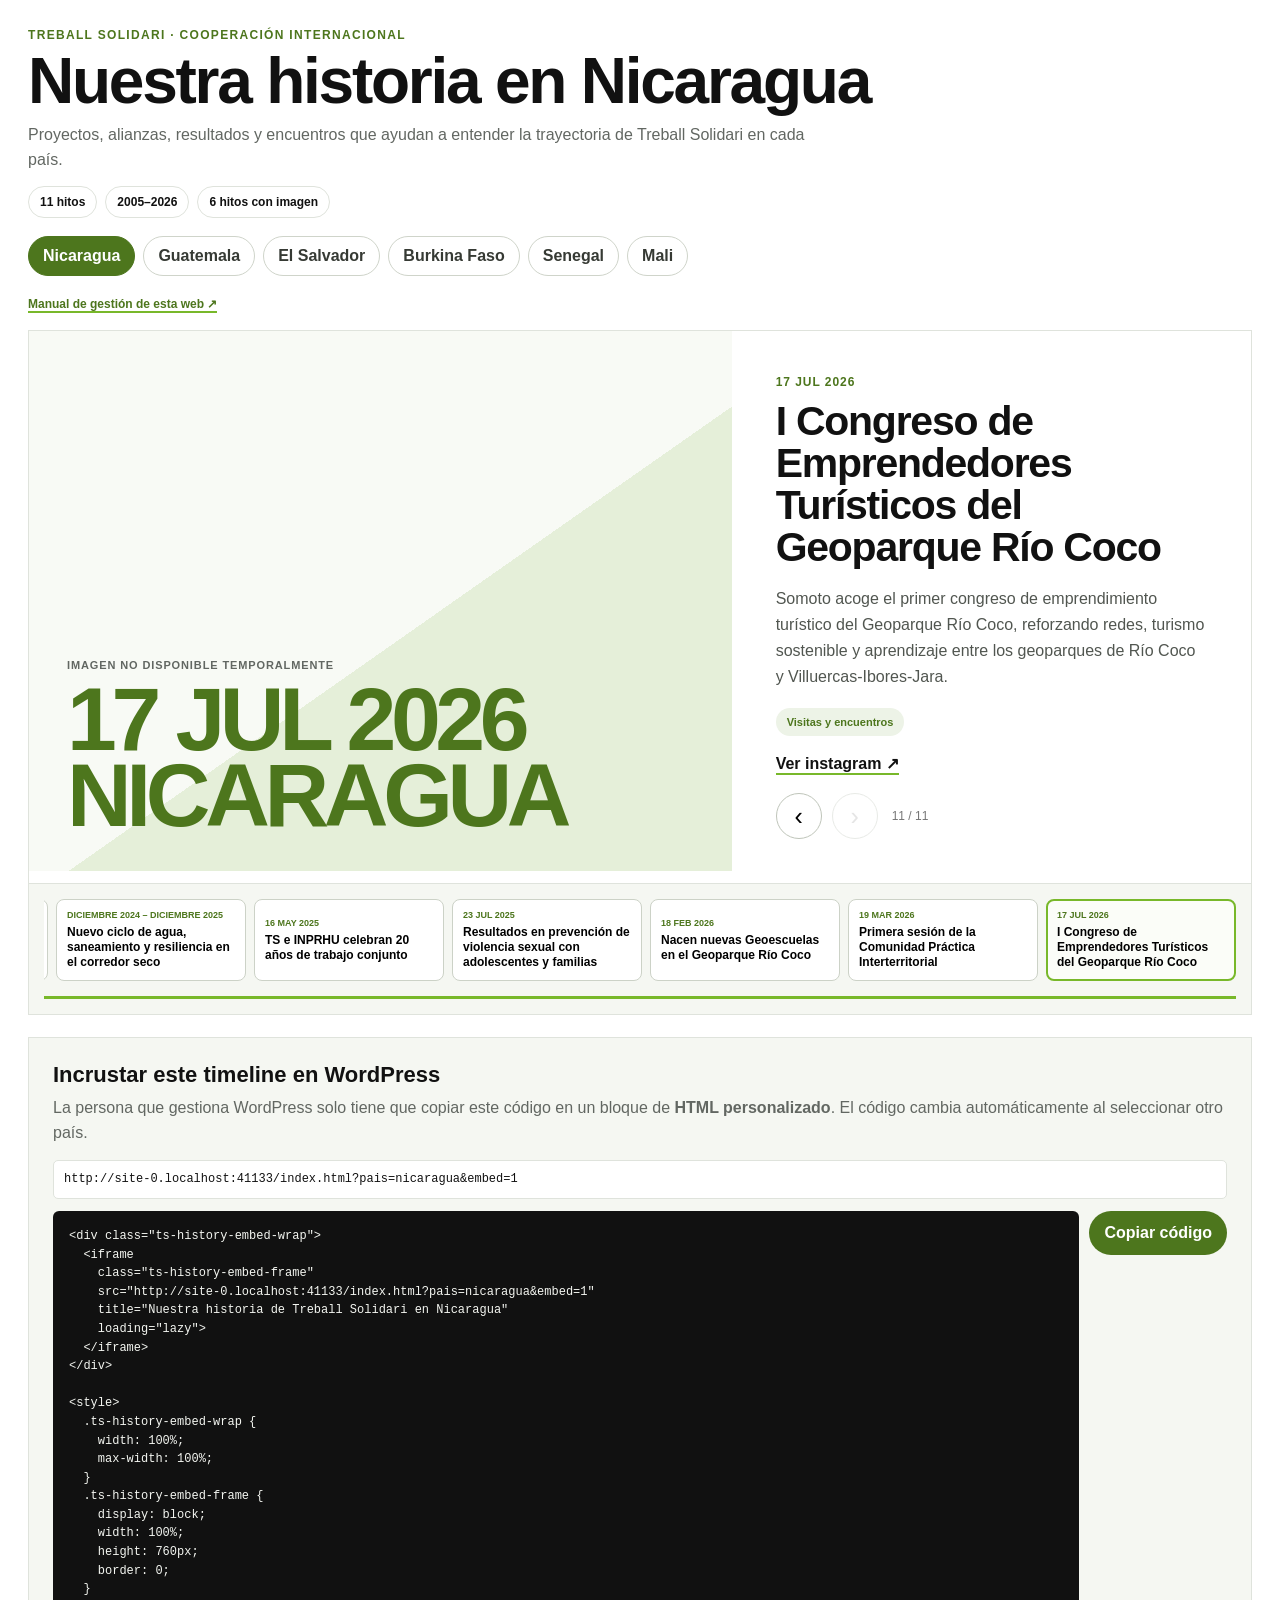
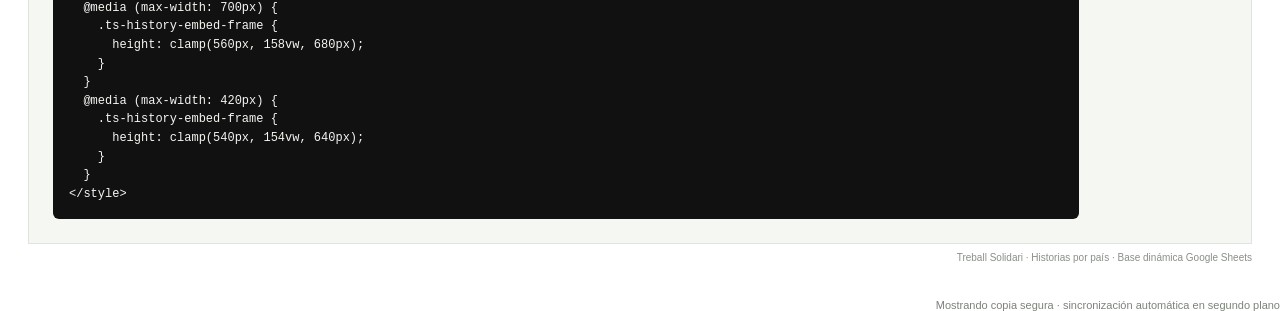
<file: index.html>
<!DOCTYPE html>

<html lang="es">
<head>
<meta charset="utf-8"/>
<meta content="width=device-width,initial-scale=1" name="viewport"/>
<meta content="light" name="color-scheme"/>
<title>Treball Solidari · Historias por país</title>
<link rel="stylesheet" href="./assets/style.css">
<link rel="stylesheet" href="./assets/mobile-first.css?v=20260915-1">
</head>
<body>
<main class="app">
<header class="header"><div class="ey">Treball Solidari · Cooperación internacional</div><h1 id="pageTitle">Nuestra historia</h1><p class="intro">Proyectos, alianzas, resultados y encuentros que ayudan a entender la trayectoria de Treball Solidari en cada país.</p><div class="stats"><span class="stat" id="statEvents">—</span><span class="stat" id="statYears">—</span><span class="stat" id="statPhotos">—</span></div><nav aria-label="País" class="countries" id="countries"></nav><p class="manualEntry"><a href="./manual.html">Manual de gestión de esta web ↗</a></p></header>
<section class="timeline" id="timeline"><div class="loading" id="loading"><strong>Cargando historia…</strong>Conectando con la base de hitos de Treball Solidari.</div><div class="stage" hidden="" id="stage"><div class="media" id="media"></div><article class="story"><div class="date" id="date"></div><h2 id="title"></h2><p id="text"></p><span class="tag" id="tag"></span><a class="source" id="source" rel="noopener noreferrer" target="_blank">Ver fuente ↗</a><div class="nav"><button aria-label="Hito anterior" id="prev" type="button">‹</button><button aria-label="Hito siguiente" id="next" type="button">›</button><span class="count" id="count"></span></div></article></div><div class="rail" hidden="" id="rail"><div class="strip" id="strip"></div><div class="progress"><i id="bar"></i></div></div></section>
<section class="embedHelp"><h3>Incrustar este timeline en WordPress</h3><p>La persona que gestiona WordPress solo tiene que copiar este código en un bloque de <strong>HTML personalizado</strong>. El código cambia automáticamente al seleccionar otro país.</p><div class="embedUrl" id="embedUrl"></div><div class="embedCode"><pre id="embedCode"></pre><button class="copyBtn" id="copyEmbed" type="button">Copiar código</button></div></section>
<div class="status">Treball Solidari · Historias por país · Base dinámica Google Sheets</div>
</main>
<div id="syncState" class="syncState" aria-live="polite"></div>
<script src="./assets/data/nicaragua.js"></script>
<script src="./assets/data/guatemala.js"></script>
<script src="./assets/data/el-salvador.js"></script>
<script src="./assets/data/burkina-faso.js"></script>
<script src="./assets/data/senegal.js"></script>
<script src="./assets/data/mali.js"></script><script src="./assets/app.js"></script>
<script src="./assets/embed-helper.js?v=20260915-1"></script>
</body>
</html>
</file>
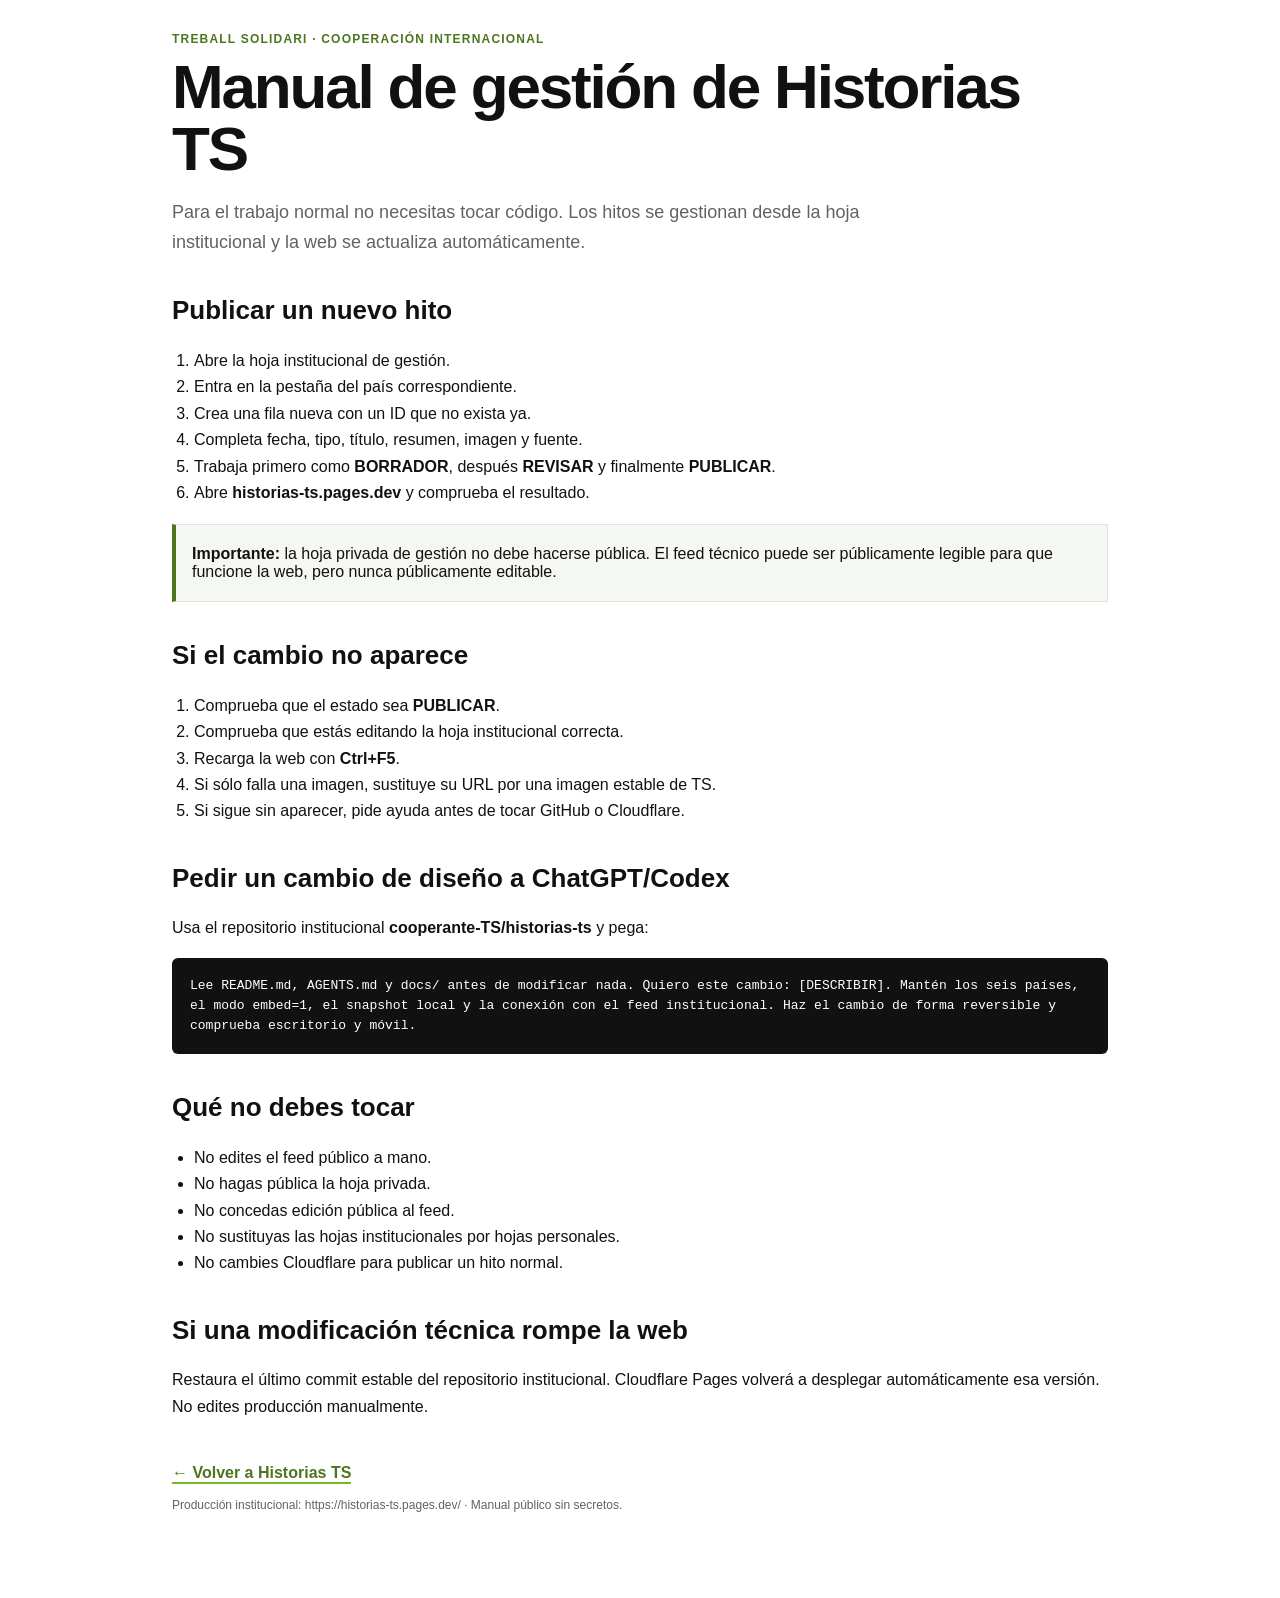
<file: manual.html>
<!doctype html>
<html lang="es">
<head>
<meta charset="utf-8">
<meta name="viewport" content="width=device-width,initial-scale=1">
<title>Treball Solidari · Manual de gestión de Historias</title>
<style>
:root{--green:#4d761d;--ink:#111;--muted:#5f655d;--line:#dfe3dc;--soft:#f5f7f2}
*{box-sizing:border-box}body{margin:0;font-family:Arial,Helvetica,sans-serif;color:var(--ink);background:#fff}.wrap{max-width:980px;margin:auto;padding:32px 22px 70px}.ey{font-size:12px;font-weight:800;letter-spacing:.1em;text-transform:uppercase;color:var(--green)}h1{font-size:clamp(34px,6vw,62px);line-height:1;margin:10px 0 16px;letter-spacing:-.035em}h2{margin-top:38px;font-size:26px}p,li{line-height:1.65}.lead{font-size:18px;color:var(--muted);max-width:780px}.box{border:1px solid var(--line);background:var(--soft);padding:20px;margin:18px 0}.steps{padding-left:22px}.prompt{white-space:pre-wrap;background:#111;color:#fff;padding:18px;border-radius:6px;font:13px/1.55 Consolas,monospace}.back{display:inline-block;margin-top:28px;color:var(--green);font-weight:800;text-decoration:none;border-bottom:2px solid #78b82a}.warn{border-left:4px solid var(--green);padding-left:16px}.small{font-size:12px;color:var(--muted)}
</style>
</head>
<body><main class="wrap">
<div class="ey">Treball Solidari · Cooperación internacional</div>
<h1>Manual de gestión de Historias TS</h1>
<p class="lead">Para el trabajo normal no necesitas tocar código. Los hitos se gestionan desde la hoja institucional y la web se actualiza automáticamente.</p>

<h2>Publicar un nuevo hito</h2>
<ol class="steps"><li>Abre la hoja institucional de gestión.</li><li>Entra en la pestaña del país correspondiente.</li><li>Crea una fila nueva con un ID que no exista ya.</li><li>Completa fecha, tipo, título, resumen, imagen y fuente.</li><li>Trabaja primero como <strong>BORRADOR</strong>, después <strong>REVISAR</strong> y finalmente <strong>PUBLICAR</strong>.</li><li>Abre <strong>historias-ts.pages.dev</strong> y comprueba el resultado.</li></ol>
<div class="box warn"><strong>Importante:</strong> la hoja privada de gestión no debe hacerse pública. El feed técnico puede ser públicamente legible para que funcione la web, pero nunca públicamente editable.</div>

<h2>Si el cambio no aparece</h2>
<ol class="steps"><li>Comprueba que el estado sea <strong>PUBLICAR</strong>.</li><li>Comprueba que estás editando la hoja institucional correcta.</li><li>Recarga la web con <strong>Ctrl+F5</strong>.</li><li>Si sólo falla una imagen, sustituye su URL por una imagen estable de TS.</li><li>Si sigue sin aparecer, pide ayuda antes de tocar GitHub o Cloudflare.</li></ol>

<h2>Pedir un cambio de diseño a ChatGPT/Codex</h2>
<p>Usa el repositorio institucional <strong>cooperante-TS/historias-ts</strong> y pega:</p>
<div class="prompt">Lee README.md, AGENTS.md y docs/ antes de modificar nada. Quiero este cambio: [DESCRIBIR]. Mantén los seis países, el modo embed=1, el snapshot local y la conexión con el feed institucional. Haz el cambio de forma reversible y comprueba escritorio y móvil.</div>

<h2>Qué no debes tocar</h2>
<ul class="steps"><li>No edites el feed público a mano.</li><li>No hagas pública la hoja privada.</li><li>No concedas edición pública al feed.</li><li>No sustituyas las hojas institucionales por hojas personales.</li><li>No cambies Cloudflare para publicar un hito normal.</li></ul>

<h2>Si una modificación técnica rompe la web</h2>
<p>Restaura el último commit estable del repositorio institucional. Cloudflare Pages volverá a desplegar automáticamente esa versión. No edites producción manualmente.</p>

<a class="back" href="./">← Volver a Historias TS</a>
<p class="small">Producción institucional: https://historias-ts.pages.dev/ · Manual público sin secretos.</p>
</main></body></html>
</file>
<file: assets/style.css>
:root{--green:#4d761d;--green2:#78b82a;--ink:#111;--muted:#626762;--line:#dfe3dc;--soft:#f5f7f2;--soft2:#edf3e7}
*{box-sizing:border-box}html,body{margin:0;padding:0}body{font-family:Arial,Helvetica,sans-serif;color:var(--ink);background:#fff}button,a{font:inherit}.app{max-width:1420px;margin:0 auto;padding:28px}.ey{font-size:12px;font-weight:800;letter-spacing:.11em;text-transform:uppercase;color:var(--green)}h1{font-size:clamp(36px,5vw,64px);line-height:.98;margin:8px 0 10px;letter-spacing:-.035em}.intro{color:var(--muted);max-width:800px;line-height:1.55;margin:0}.stats{display:flex;gap:8px;flex-wrap:wrap;margin-top:14px}.stat{border:1px solid var(--line);border-radius:999px;padding:8px 11px;font-size:12px;font-weight:700;background:#fff}.countries{display:flex;gap:8px;overflow-x:auto;padding:18px 0 4px;scrollbar-width:thin}.country{flex:0 0 auto;border:1px solid #cfd4ca;background:#fff;border-radius:999px;padding:10px 14px;cursor:pointer;font-weight:700;color:#363a34}.country.active{background:var(--green);border-color:var(--green);color:#fff}.timeline{margin-top:18px;border:1px solid var(--line);background:#fff}.stage{display:grid;grid-template-columns:minmax(0,1.15fr) minmax(340px,.85fr);min-height:540px}.media{position:relative;overflow:hidden;background:#e9eee4;height:540px;min-height:540px;max-height:540px}.media img{position:absolute;inset:0;width:100%;height:100%;object-fit:cover;object-position:center center;display:block}.media.contain img{object-fit:contain;background:#111}.mediaFallback{position:absolute;inset:0;display:flex;align-items:flex-end;padding:38px;background:linear-gradient(145deg,#f8faf5 0 55%,#e5efd9 55% 100%)}.mediaFallback strong{font-size:clamp(42px,7vw,94px);line-height:.85;color:var(--green);letter-spacing:-.06em;text-transform:uppercase}.caption{position:absolute;left:16px;bottom:14px;max-width:calc(100% - 32px);background:rgba(0,0,0,.72);color:#fff;padding:7px 10px;border-radius:3px;font-size:11px;line-height:1.35}.fitToggle{position:absolute;right:14px;top:14px;border:0;background:rgba(0,0,0,.7);color:#fff;border-radius:999px;padding:9px 11px;font-size:11px;font-weight:800;cursor:pointer}.story{padding:44px;display:flex;flex-direction:column;justify-content:center;min-width:0}.date{font-size:12px;font-weight:800;letter-spacing:.08em;color:var(--green);text-transform:uppercase}.story h2{font-size:clamp(30px,3.2vw,48px);line-height:1.02;margin:12px 0 18px;letter-spacing:-.03em}.story p{font-size:16px;line-height:1.62;color:#515650;margin:0;max-width:650px}.tag{display:inline-flex;width:max-content;max-width:100%;background:var(--soft2);color:var(--green);border-radius:999px;padding:8px 11px;font-size:11px;font-weight:800;margin-top:18px}.source{display:inline-block;color:#111;font-weight:700;text-decoration:none;border-bottom:2px solid var(--green2);width:max-content;max-width:100%;margin:18px 0}.nav{display:flex;gap:10px;align-items:center}.nav button{width:46px;height:46px;border-radius:50%;border:1px solid #bfc5ba;background:#fff;font-size:25px;cursor:pointer}.nav button:disabled{opacity:.35;cursor:not-allowed}.count{font-size:12px;color:#777;margin-left:4px}.rail{background:var(--soft);border-top:1px solid var(--line);padding:15px}.strip{display:flex;gap:8px;overflow-x:auto;scrollbar-width:thin;padding-bottom:3px}.event{flex:0 0 190px;border:1px solid #ccd2c7;background:#fff;border-radius:8px;padding:10px;text-align:left;cursor:pointer;min-height:74px}.event.active{border:2px solid var(--green2);background:#fbfdf8;padding:9px}.event b{display:block;font-size:9px;color:var(--green);text-transform:uppercase;margin-bottom:5px}.event span{display:block;font-size:12px;font-weight:700;line-height:1.25}.progress{height:3px;background:#d6dbd2;margin-top:12px}.progress i{display:block;height:100%;background:var(--green2);transition:width .2s}.loading{padding:48px;text-align:center;color:var(--muted)}.loading strong{display:block;color:var(--green);font-size:20px;margin-bottom:8px}.embedHelp{margin-top:22px;border:1px solid var(--line);background:var(--soft);padding:24px}.embedHelp h3{margin:0 0 8px;font-size:22px}.embedHelp p{margin:0 0 14px;color:var(--muted);line-height:1.55}.embedUrl{font:12px/1.45 Consolas,monospace;background:#fff;border:1px solid var(--line);padding:10px;border-radius:5px;word-break:break-all;margin-bottom:12px}.embedCode{display:grid;grid-template-columns:minmax(0,1fr) auto;gap:10px;align-items:start}.embedCode pre{margin:0;background:#111;color:#f4f6f1;padding:16px;border-radius:6px;overflow:auto;font:12px/1.55 Consolas,monospace;white-space:pre-wrap;word-break:break-word}.copyBtn{border:0;background:var(--green);color:#fff;border-radius:999px;padding:11px 15px;font-weight:800;cursor:pointer;min-height:44px}.status{font-size:10px;color:#8a8f87;text-align:right;padding:8px 0 0}body.embed .app{padding:0;max-width:none}body.embed .header,body.embed .embedHelp,body.embed .status{display:none}body.embed .timeline{margin:0;border:0}@media(max-width:900px){.app{padding:18px}.stage{grid-template-columns:1fr;min-height:0}.media{height:340px;min-height:340px;max-height:340px}.story{padding:30px}}@media(max-width:700px){.embedCode{grid-template-columns:1fr}.copyBtn{width:100%}}@media(max-width:540px){.media{height:270px;min-height:270px;max-height:270px}.story{padding:24px 20px}.story h2{font-size:29px}.event{flex-basis:158px}.caption{font-size:10px}}.event.featured{box-shadow:inset 3px 0 0 var(--green2)}.mediaFallback small{display:block;font-size:11px;font-weight:800;letter-spacing:.08em;text-transform:uppercase;color:var(--muted);margin-bottom:10px}.mediaFallback>div{max-width:90%}.source:empty{display:none}@media(prefers-reduced-motion:reduce){*{scroll-behavior:auto!important;transition:none!important}}.syncState{font-size:11px;color:#7c8279;margin-top:8px;text-align:right}.embed .syncState{display:none}.manualEntry{margin:14px 0 0}.manualEntry a{color:var(--green);font-size:12px;font-weight:800;text-decoration:none;border-bottom:2px solid var(--green2)}body.embed .manualEntry{display:none}
</file>
<file: assets/mobile-first.css>
/* Mobile-first layer for WordPress embeds. Desktop remains unchanged. */
@media (max-width: 700px) {
  .app {
    padding: 12px;
  }

  .header h1 {
    font-size: clamp(30px, 10vw, 42px);
  }

  .intro {
    font-size: 13px;
    line-height: 1.42;
  }

  .stats {
    margin-top: 10px;
  }

  .stat {
    padding: 6px 9px;
    font-size: 10px;
  }

  .countries {
    gap: 6px;
    padding: 12px 0 2px;
  }

  .country {
    padding: 8px 11px;
    font-size: 12px;
  }

  .timeline {
    margin-top: 10px;
  }

  .stage {
    grid-template-columns: 1fr;
    min-height: 0;
  }

  .media {
    height: clamp(190px, 38dvh, 280px);
    min-height: 190px;
    max-height: 280px;
  }

  .story {
    padding: 16px 18px 14px;
    justify-content: flex-start;
  }

  .date {
    font-size: 10px;
    letter-spacing: .07em;
  }

  .story h2 {
    margin: 6px 0 9px;
    font-size: clamp(21px, 6.4vw, 28px);
    line-height: 1.02;
    letter-spacing: -.025em;
  }

  .story p {
    margin: 0;
    font-size: 13px;
    line-height: 1.42;
  }

  .tag {
    margin-top: 9px;
    padding: 5px 8px;
    font-size: 9px;
  }

  .source {
    margin: 9px 0 7px 7px;
    font-size: 11px;
  }

  .nav {
    gap: 8px;
    margin-top: 5px;
  }

  .nav button {
    width: 38px;
    height: 38px;
    font-size: 21px;
  }

  .count {
    font-size: 10px;
  }

  .caption {
    left: 8px;
    bottom: 8px;
    max-width: calc(100% - 16px);
    padding: 5px 7px;
    font-size: 9px;
    line-height: 1.2;
    max-height: 34px;
    overflow: hidden;
  }

  .fitToggle {
    top: 8px;
    right: 8px;
    padding: 7px 9px;
    font-size: 9px;
  }

  .rail {
    padding: 10px;
  }

  .event {
    flex-basis: 145px;
    min-height: 62px;
    padding: 8px;
  }

  .event.active {
    padding: 7px;
  }

  .event span {
    font-size: 11px;
  }
}

/* In WordPress embed mode the event itself is the interface. */
@media (max-width: 700px) {
  body.embed {
    overflow: hidden;
    background: #fff;
  }

  body.embed .timeline {
    height: 100dvh;
    min-height: 0;
    margin: 0;
    border: 0;
    overflow: hidden;
  }

  body.embed .stage {
    height: 100dvh;
    min-height: 0;
    grid-template-rows: clamp(190px, 38dvh, 280px) minmax(0, 1fr);
    overflow: hidden;
  }

  body.embed .media {
    height: 100%;
    min-height: 0;
    max-height: none;
  }

  body.embed .story {
    min-height: 0;
    overflow-y: auto;
    overscroll-behavior: contain;
    -webkit-overflow-scrolling: touch;
    scrollbar-width: thin;
    padding-bottom: max(12px, env(safe-area-inset-bottom));
  }

  /* Swipe + arrows are enough on mobile; removing the rail frees a large part of the screen. */
  body.embed .rail {
    display: none !important;
  }
}

@media (max-width: 420px) {
  .story {
    padding: 14px 15px 12px;
  }

  .story h2 {
    font-size: clamp(20px, 6vw, 25px);
    margin-bottom: 7px;
  }

  .story p {
    font-size: 12.5px;
    line-height: 1.38;
  }

  body.embed .stage {
    grid-template-rows: clamp(175px, 34dvh, 245px) minmax(0, 1fr);
  }
}

@media (max-width: 420px) and (max-height: 700px) {
  body.embed .stage {
    grid-template-rows: clamp(165px, 31dvh, 215px) minmax(0, 1fr);
  }

  .story h2 {
    font-size: 20px;
  }

  .story p {
    font-size: 12px;
    line-height: 1.34;
  }

  .tag,
  .source {
    margin-top: 6px;
  }
}
</file>
